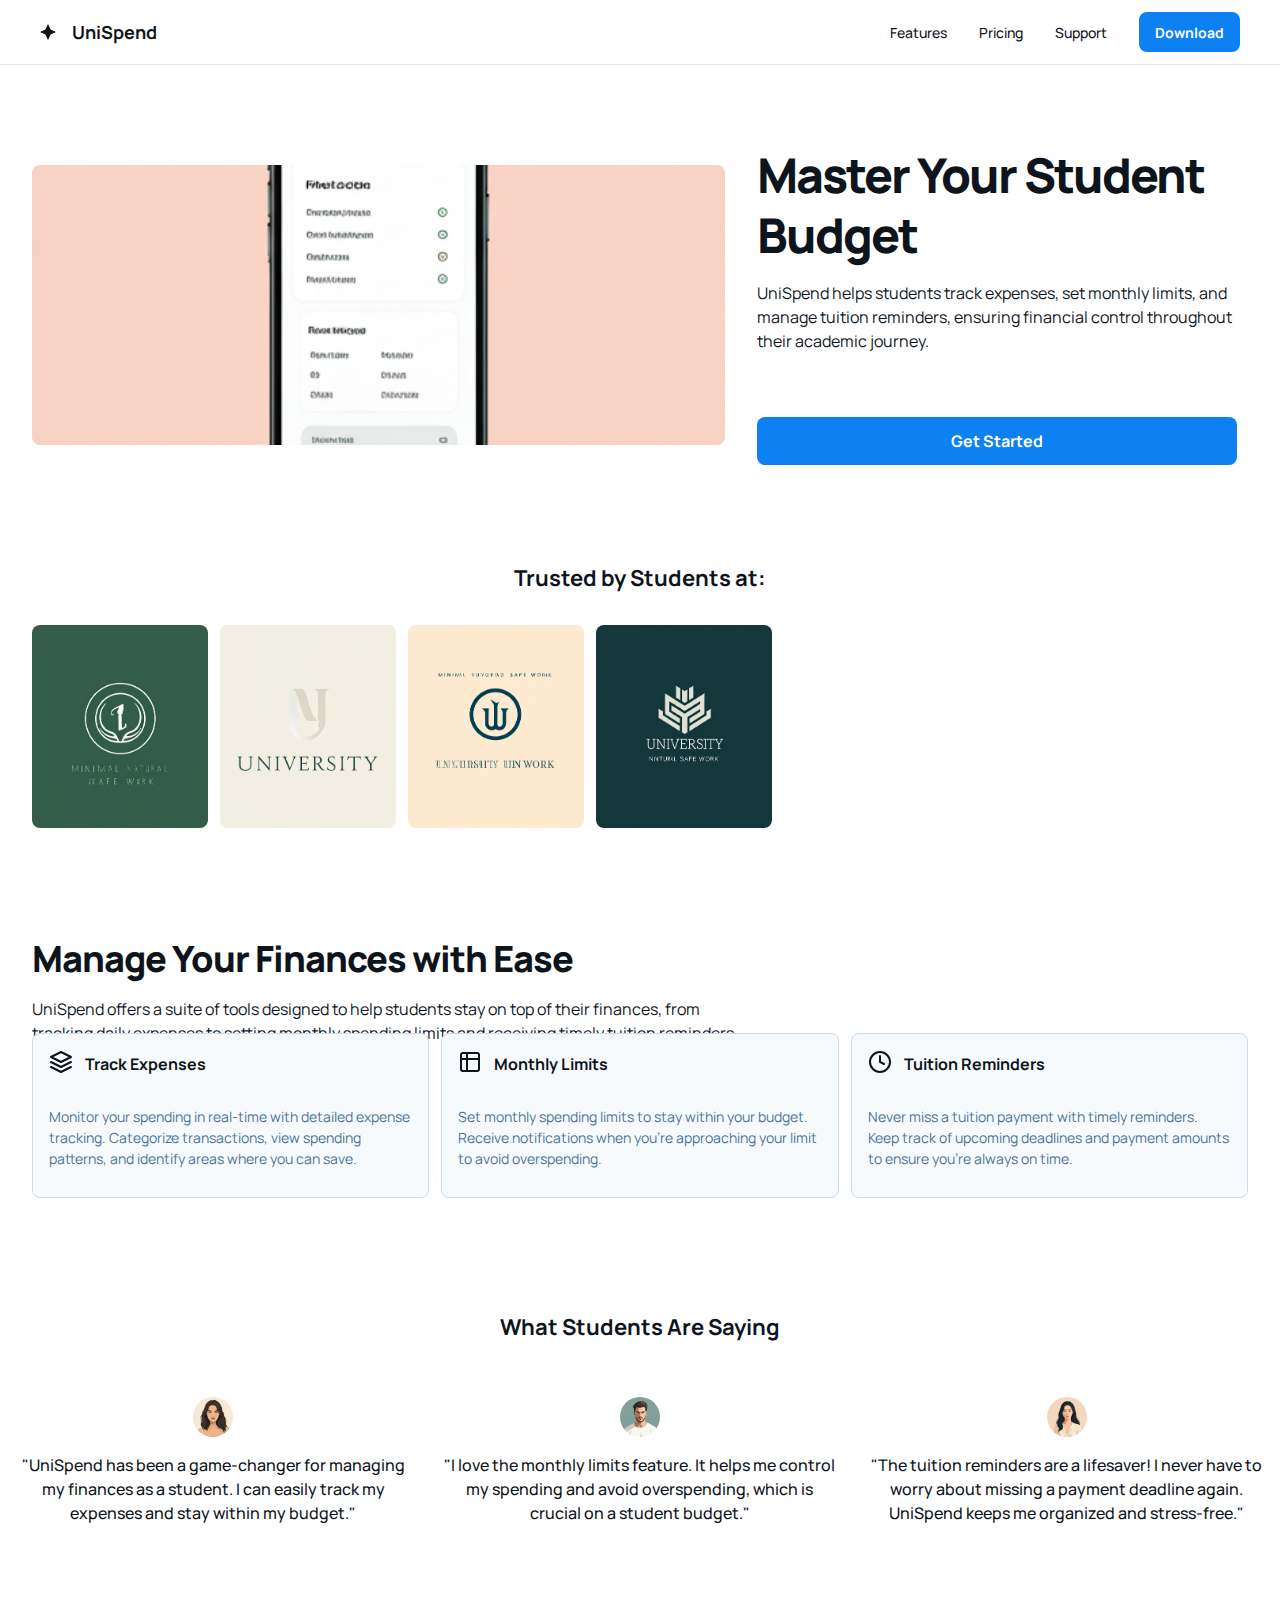
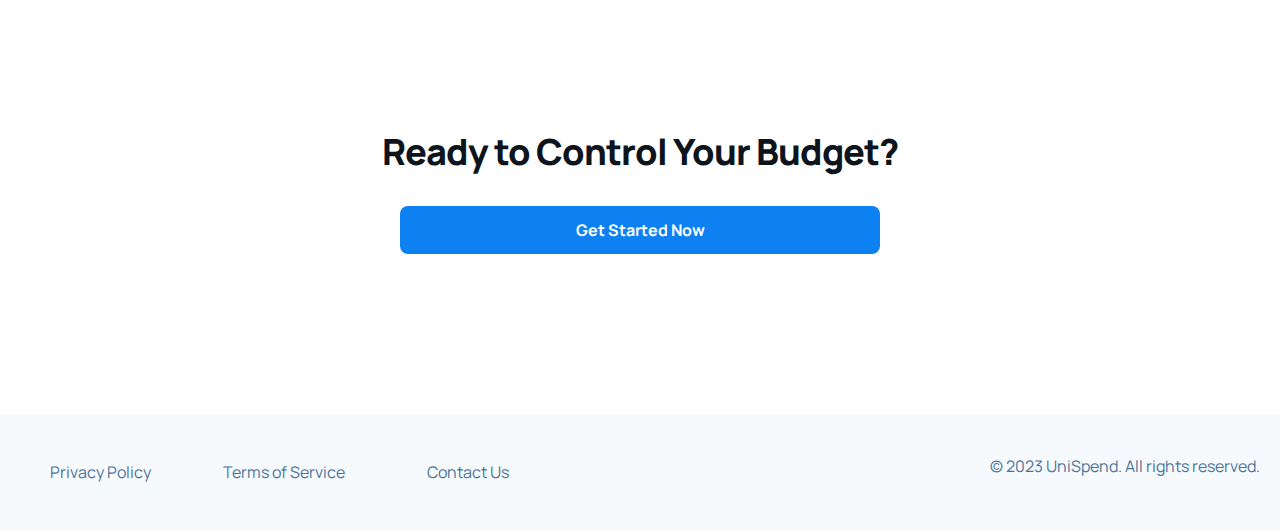
<file: index.html>
<!DOCTYPE html>
<html lang="en">
<head>
    <meta charset="UTF-8">
    <meta name="viewport" content="width=device-width, initial-scale=1.0">
    <title>UniSpend - Master Your Student Budget</title>
    <link rel="stylesheet" href="styles.css">
</head>
<body>
    <!-- Header -->
    <header class="header">
        <div class="container">
            <div class="header-content">
                <div class="logo-container">
                    <div class="logo">
                        <svg class="logo-icon" viewBox="0 0 16 16" fill="none" xmlns="http://www.w3.org/2000/svg">
                            <path d="M8 0L10.5 5.5L16 8L10.5 10.5L8 16L5.5 10.5L0 8L5.5 5.5L8 0Z" fill="currentColor"/>
                        </svg>
                        <span>UniSpend</span>
                    </div>
                </div>
                <nav class="nav-menu">
                    <a href="#features" class="nav-link">Features</a>
                    <a href="#pricing" class="nav-link">Pricing</a>
                    <a href="#support" class="nav-link">Support</a>
                    <a href="dashboard.html" class="btn btn-primary">Download</a>
                </nav>
            </div>
        </div>
    </header>

    <!-- Hero Section -->
    <section class="hero">
        <div class="container">
            <div class="hero-content">
                <div style="display: flex; align-items: center; gap: 32px; padding: 40px 16px;">
                    <div class="hero-image" style="background-image: url('assets/images/hero-image.png'); flex: 1; height: 280px; border-radius: 8px;"></div>
                    <div style="display: flex; flex-direction: column; justify-content: center; gap: 32px;">
                        <div style="display: flex; flex-direction: column; gap: 8px;">
                            <h1 class="hero-title" style="width: 491px; height: 120px;">Master Your Student Budget</h1>
                            <p class="hero-description" style="width: 491px;">
                                UniSpend helps students track expenses, set monthly limits, and manage tuition reminders, ensuring financial control throughout their academic journey.
                            </p>
                        </div>
                        <div>
                            <a href="dashboard.html" class="btn btn-primary btn-large">Get Started</a>
                        </div>
                    </div>
                </div>
            </div>
        </div>
    </section>

    <!-- Trusted By Section -->
    <section style="padding: 20px 16px 12px;">
        <div class="container">
            <h3 class="section-title text-center" style="padding: 0; margin-bottom: 16px;">Trusted by Students at:</h3>
            <div class="university-logos">
                <img src="assets/images/university-logo-1.png" alt="University 1" class="university-logo">
                <img src="assets/images/university-logo-2.png" alt="University 2" class="university-logo">
                <img src="assets/images/university-logo-3.png" alt="University 3" class="university-logo">
                <img src="assets/images/university-logo-4.png" alt="University 4" class="university-logo">
            </div>
        </div>
    </section>

    <!-- Features Section -->
    <section class="features-section" id="features">
        <div class="container">
            <div style="display: flex; flex-direction: column; gap: 40px; padding: 40px 16px;">
                <div style="display: flex; flex-direction: column; gap: 8px; width: 720px; height: 45px;">
                    <h2>Manage Your Finances with Ease</h2>
                    <p style="width: 720px; margin-top: 8px;">
                        UniSpend offers a suite of tools designed to help students stay on top of their finances, from tracking daily expenses to setting monthly spending limits and receiving timely tuition reminders.
                    </p>
                </div>
                <div class="features-grid">
                    <div class="feature-card">
                        <div style="display: flex; align-items: center; gap: 12px; margin-bottom: 12px;">
                            <svg class="feature-icon" viewBox="0 0 24 24" fill="none" xmlns="http://www.w3.org/2000/svg">
                                <path d="M12 2L2 7L12 12L22 7L12 2Z" stroke="currentColor" stroke-width="2" stroke-linecap="round" stroke-linejoin="round"/>
                                <path d="M2 17L12 22L22 17" stroke="currentColor" stroke-width="2" stroke-linecap="round" stroke-linejoin="round"/>
                                <path d="M2 12L12 17L22 12" stroke="currentColor" stroke-width="2" stroke-linecap="round" stroke-linejoin="round"/>
                            </svg>
                            <h3 class="feature-title">Track Expenses</h3>
                        </div>
                        <p class="feature-description">
                            Monitor your spending in real-time with detailed expense tracking. Categorize transactions, view spending patterns, and identify areas where you can save.
                        </p>
                    </div>
                    <div class="feature-card">
                        <div style="display: flex; align-items: center; gap: 12px; margin-bottom: 12px;">
                            <svg class="feature-icon" viewBox="0 0 24 24" fill="none" xmlns="http://www.w3.org/2000/svg">
                                <rect x="3" y="3" width="18" height="18" rx="2" stroke="currentColor" stroke-width="2"/>
                                <path d="M3 9H21" stroke="currentColor" stroke-width="2"/>
                                <path d="M9 3V21" stroke="currentColor" stroke-width="2"/>
                            </svg>
                            <h3 class="feature-title">Monthly Limits</h3>
                        </div>
                        <p class="feature-description">
                            Set monthly spending limits to stay within your budget. Receive notifications when you're approaching your limit to avoid overspending.
                        </p>
                    </div>
                    <div class="feature-card">
                        <div style="display: flex; align-items: center; gap: 12px; margin-bottom: 12px;">
                            <svg class="feature-icon" viewBox="0 0 24 24" fill="none" xmlns="http://www.w3.org/2000/svg">
                                <circle cx="12" cy="12" r="10" stroke="currentColor" stroke-width="2"/>
                                <path d="M12 6V12L16 14" stroke="currentColor" stroke-width="2" stroke-linecap="round"/>
                            </svg>
                            <h3 class="feature-title">Tuition Reminders</h3>
                        </div>
                        <p class="feature-description">
                            Never miss a tuition payment with timely reminders. Keep track of upcoming deadlines and payment amounts to ensure you're always on time.
                        </p>
                    </div>
                </div>
            </div>
        </div>
    </section>

    <!-- Testimonials Section -->
    <section class="testimonials-section">
        <div class="container">
            <h3 class="section-title text-center">What Students Are Saying</h3>
            <div class="testimonials-grid">
                <div class="testimonial-card">
                    <div style="display: flex; align-items: center; justify-content: center;">
                        <img src="assets/images/testimonial-1.png" alt="Student testimonial" class="testimonial-avatar">
                    </div>
                    <p class="testimonial-text">
                        "UniSpend has been a game-changer for managing my finances as a student. I can easily track my expenses and stay within my budget."
                    </p>
                </div>
                <div class="testimonial-card">
                    <div style="display: flex; align-items: center; justify-content: center;">
                        <img src="assets/images/testimonial-2.png" alt="Student testimonial" class="testimonial-avatar">
                    </div>
                    <p class="testimonial-text">
                        "I love the monthly limits feature. It helps me control my spending and avoid overspending, which is crucial on a student budget."
                    </p>
                </div>
                <div class="testimonial-card">
                    <div style="display: flex; align-items: center; justify-content: center;">
                        <img src="assets/images/testimonial-3.png" alt="Student testimonial" class="testimonial-avatar">
                    </div>
                    <p class="testimonial-text">
                        "The tuition reminders are a lifesaver! I never have to worry about missing a payment deadline again. UniSpend keeps me organized and stress-free."
                    </p>
                </div>
            </div>
        </div>
    </section>

    <!-- CTA Section -->
    <section class="cta-section">
        <div class="container">
            <div style="display: flex; flex-direction: column; align-items: center; gap: 32px; padding: 80px 40px;">
                <div style="display: flex; flex-direction: column; align-items: center; gap: 8px; width: 720px;">
                    <h2 class="cta-title">Ready to Control Your Budget?</h2>
                </div>
                <div style="display: flex; justify-content: center; width: 100%;">
                    <a href="dashboard.html" class="btn btn-primary btn-large">Get Started Now</a>
                </div>
            </div>
        </div>
    </section>

    <!-- Footer -->
    <footer class="footer">
        <div class="container">
            <div class="footer-content">
                <div class="footer-links">
                    <a href="#" class="footer-link">Privacy Policy</a>
                    <a href="#" class="footer-link">Terms of Service</a>
                    <a href="#" class="footer-link">Contact Us</a>
                </div>
                <p class="footer-copyright">© 2023 UniSpend. All rights reserved.</p>
            </div>
        </div>
    </footer>

    <script src="script.js"></script>
</body>
</html>
</file>
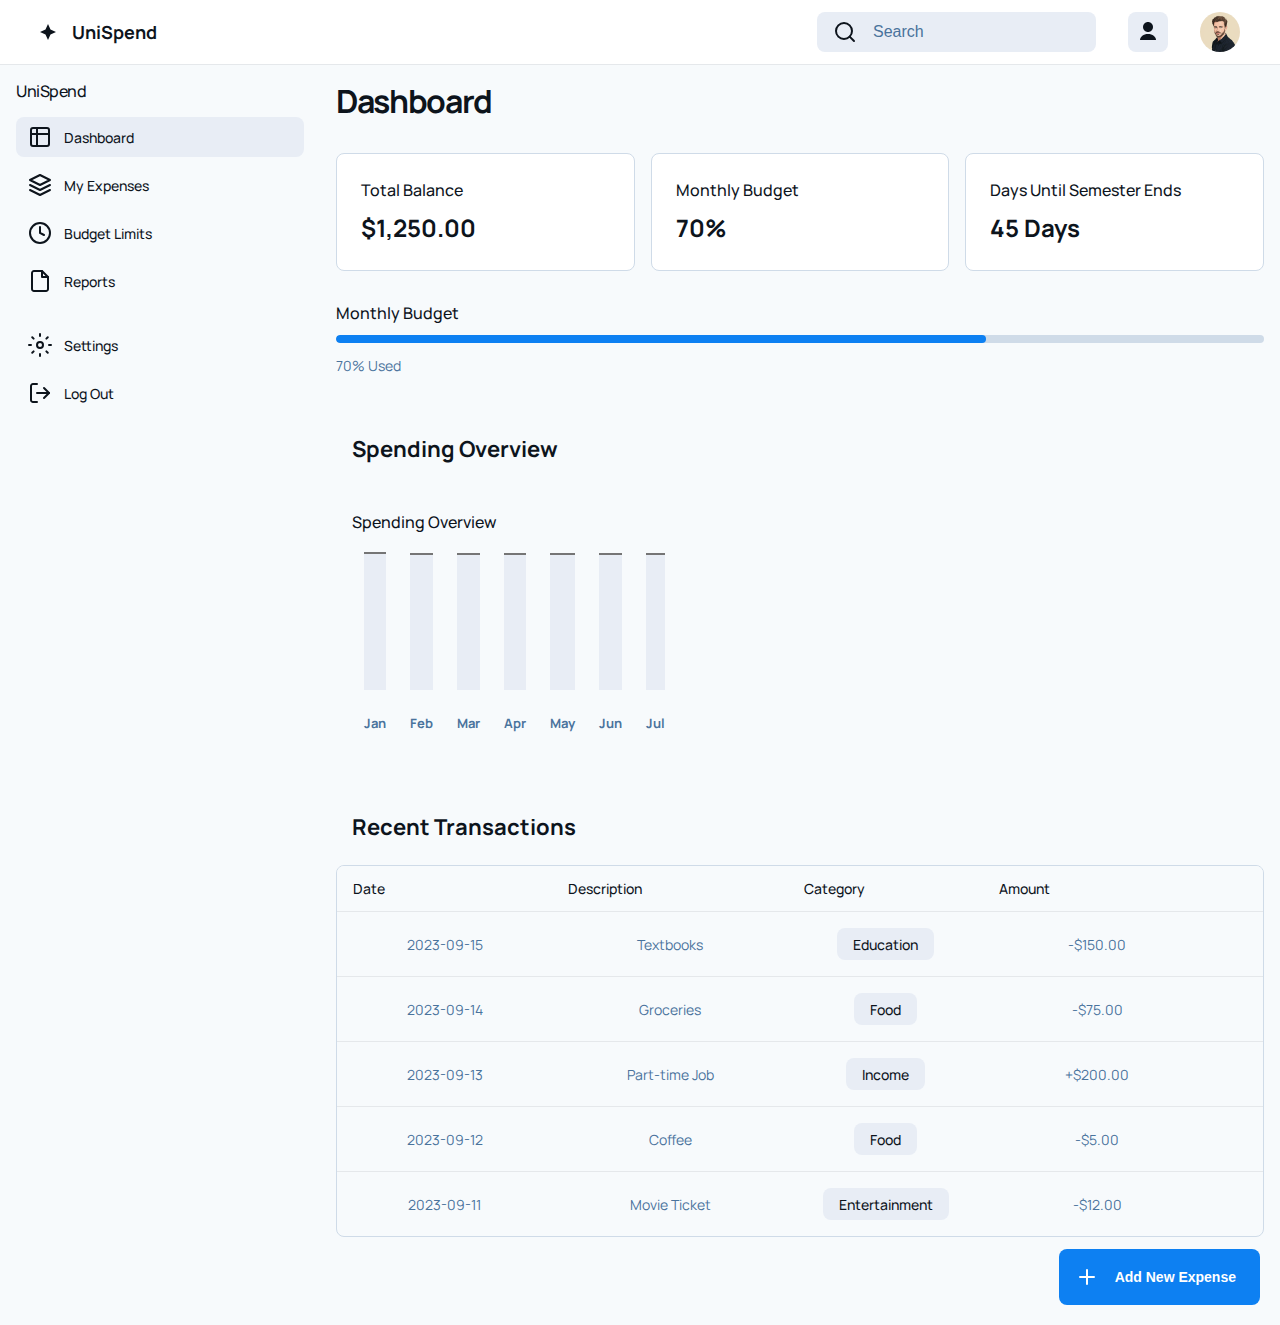
<file: dashboard.html>
<!DOCTYPE html>
<html lang="en">
<head>
    <meta charset="UTF-8">
    <meta name="viewport" content="width=device-width, initial-scale=1.0">
    <title>Dashboard - UniSpend</title>
    <link rel="stylesheet" href="styles.css">
</head>
<body>
    <!-- Header -->
    <header class="header">
        <div class="container">
            <div class="header-content">
                <div class="logo-container">
                    <div class="logo">
                        <svg class="logo-icon" viewBox="0 0 16 16" fill="none" xmlns="http://www.w3.org/2000/svg">
                            <path d="M8 0L10.5 5.5L16 8L10.5 10.5L8 16L5.5 10.5L0 8L5.5 5.5L8 0Z" fill="currentColor"/>
                        </svg>
                        <span>UniSpend</span>
                    </div>
                </div>
                <div style="display: flex; align-items: center; gap: 32px;">
                    <div class="search-container">
                        <div class="search-icon">
                            <svg width="24" height="24" viewBox="0 0 24 24" fill="none" xmlns="http://www.w3.org/2000/svg">
                                <circle cx="11" cy="11" r="8" stroke="currentColor" stroke-width="2"/>
                                <path d="m21 21-4.35-4.35" stroke="currentColor" stroke-width="2" stroke-linecap="round"/>
                            </svg>
                        </div>
                        <input type="text" class="search-input" placeholder="Search">
                    </div>
                    <div style="display: flex; align-items: center; gap: 8px; padding: 0 10px; height: 40px; background-color: #E8EDF5; border-radius: 8px;">
                        <svg width="20" height="20" viewBox="0 0 20 20" fill="none" xmlns="http://www.w3.org/2000/svg">
                            <path d="M10 10C12.7614 10 15 7.76142 15 5C15 2.23858 12.7614 0 10 0C7.23858 0 5 2.23858 5 5C5 7.76142 7.23858 10 10 10Z" fill="currentColor"/>
                            <path d="M10 12C5.58172 12 2 14.6863 2 18H18C18 14.6863 14.4183 12 10 12Z" fill="currentColor"/>
                        </svg>
                    </div>
                    <div style="width: 40px; height: 40px; border-radius: 20px; overflow: hidden;">
                        <img src="assets/images/profile-avatar.png" alt="Profile" style="width: 100%; height: 100%; object-fit: cover;">
                    </div>
                </div>
            </div>
        </div>
    </header>

    <!-- Main Content -->
    <div style="display: flex; min-height: calc(100vh - 80px);">
        <!-- Sidebar -->
        <aside class="sidebar">
            <div class="sidebar-header">
                <h2 style="font-size: 16px; font-weight: 500; margin-bottom: 16px;">UniSpend</h2>
            </div>
            <nav class="sidebar-nav">
                <div class="nav-item active" id="nav-dashboard">
                    <div class="nav-item-icon">
                        <svg width="24" height="24" viewBox="0 0 24 24" fill="none" xmlns="http://www.w3.org/2000/svg">
                            <rect x="3" y="3" width="18" height="18" rx="2" stroke="currentColor" stroke-width="2"/>
                            <path d="M3 9H21" stroke="currentColor" stroke-width="2"/>
                            <path d="M9 3V21" stroke="currentColor" stroke-width="2"/>
                        </svg>
                    </div>
                    <span>Dashboard</span>
                </div>
                <div class="nav-item" id="nav-expenses">
                    <div class="nav-item-icon">
                        <svg width="24" height="24" viewBox="0 0 24 24" fill="none" xmlns="http://www.w3.org/2000/svg">
                            <path d="M12 2L2 7L12 12L22 7L12 2Z" stroke="currentColor" stroke-width="2" stroke-linecap="round" stroke-linejoin="round"/>
                            <path d="M2 17L12 22L22 17" stroke="currentColor" stroke-width="2" stroke-linecap="round" stroke-linejoin="round"/>
                            <path d="M2 12L12 17L22 12" stroke="currentColor" stroke-width="2" stroke-linecap="round" stroke-linejoin="round"/>
                        </svg>
                    </div>
                    <span>My Expenses</span>
                </div>
                <div class="nav-item" id="nav-limits">
                    <div class="nav-item-icon">
                        <svg width="24" height="24" viewBox="0 0 24 24" fill="none" xmlns="http://www.w3.org/2000/svg">
                            <circle cx="12" cy="12" r="10" stroke="currentColor" stroke-width="2"/>
                            <path d="M12 6V12L16 14" stroke="currentColor" stroke-width="2" stroke-linecap="round"/>
                        </svg>
                    </div>
                    <span>Budget Limits</span>
                </div>
                <div class="nav-item" id="nav-reports">
                    <div class="nav-item-icon">
                        <svg width="24" height="24" viewBox="0 0 24 24" fill="none" xmlns="http://www.w3.org/2000/svg">
                            <path d="M14 2H6C5.46957 2 4.96086 2.21071 4.58579 2.58579C4.21071 2.96086 4 3.46957 4 4V20C4 20.5304 4.21071 21.0391 4.58579 21.4142C4.96086 21.7893 5.46957 22 6 22H18C18.5304 22 19.0391 21.7893 19.4142 21.4142C19.7893 21.0391 20 20.5304 20 20V8L14 2Z" stroke="currentColor" stroke-width="2" stroke-linecap="round" stroke-linejoin="round"/>
                            <path d="M14 2V8H20" stroke="currentColor" stroke-width="2" stroke-linecap="round" stroke-linejoin="round"/>
                        </svg>
                    </div>
                    <span>Reports</span>
                </div>
                <div style="margin-top: 16px; display: flex; flex-direction: column; gap: 8px;">
                    <div class="nav-item" id="nav-settings">
                        <div class="nav-item-icon">
                            <svg width="24" height="24" viewBox="0 0 24 24" fill="none" xmlns="http://www.w3.org/2000/svg">
                                <circle cx="12" cy="12" r="3" stroke="currentColor" stroke-width="2"/>
                                <path d="M12 1V3M12 21V23M4.22 4.22L5.64 5.64M18.36 18.36L19.78 19.78M1 12H3M21 12H23M4.22 19.78L5.64 18.36M18.36 5.64L19.78 4.22" stroke="currentColor" stroke-width="2" stroke-linecap="round"/>
                            </svg>
                        </div>
                        <span>Settings</span>
                    </div>
                    <div class="nav-item" id="nav-logout">
                        <div class="nav-item-icon">
                            <svg width="24" height="24" viewBox="0 0 24 24" fill="none" xmlns="http://www.w3.org/2000/svg">
                                <path d="M9 21H5C4.46957 21 3.96086 20.7893 3.58579 20.4142C3.21071 20.0391 3 19.5304 3 19V5C3 4.46957 3.21071 3.96086 3.58579 3.58579C3.96086 3.21071 4.46957 3 5 3H9" stroke="currentColor" stroke-width="2" stroke-linecap="round" stroke-linejoin="round"/>
                                <path d="M16 17L21 12L16 7" stroke="currentColor" stroke-width="2" stroke-linecap="round" stroke-linejoin="round"/>
                                <path d="M21 12H9" stroke="currentColor" stroke-width="2" stroke-linecap="round" stroke-linejoin="round"/>
                            </svg>
                        </div>
                        <span>Log Out</span>
                    </div>
                </div>
            </nav>
        </aside>

        <!-- Main Dashboard Content -->
        <main style="flex: 1; background-color: #F7FAFC;">
            <div style="display: flex; flex-direction: column; gap: 0;">
                <!-- Dashboard Title -->
                <div style="display: flex; justify-content: space-between; align-items: center; flex-wrap: wrap; gap: 12px; padding: 16px;">
                    <!-- ID added here -->
                    <h1 id="section-dashboard" style="font-size: 32px; font-weight: 700;">Dashboard</h1>
                </div>

                <!-- Stats Cards -->
                <div class="dashboard-grid">
                    <div class="card">
                        <div class="card-label">Total Balance</div>
                        <div class="card-value">$1,250.00</div>
                    </div>
                    <div class="card">
                        <div class="card-label">Monthly Budget</div>
                        <div class="card-value">70%</div>
                    </div>
                    <div class="card">
                        <div class="card-label">Days Until Semester Ends</div>
                        <div class="card-value" style="font-size: 24px;">45 Days</div>
                    </div>
                </div>

                <!-- Monthly Budget Progress -->
                <div class="progress-container">
                    <div class="progress-header">
                        <h3 style="font-size: 16px; font-weight: 500;">Monthly Budget</h3>
                    </div>
                    <div class="progress-bar-wrapper">
                        <div class="progress-bar"></div>
                    </div>
                    <div style="display: flex; justify-content: space-between; align-items: center;">
                        <span class="progress-text">70% Used</span>
                    </div>
                </div>

                <!-- Spending Overview -->
                <!-- ID added here -->
                <div class="spending-overview" id="section-overview">
                    <h3 class="section-title">Spending Overview</h3>
                    <div style="display: flex; flex-direction: column; gap: 8px; padding: 24px 16px;">
                        <div style="display: flex; flex-direction: column; gap: 8px;">
                            <h4 style="font-size: 16px; font-weight: 500;">Spending Overview</h4>
                        </div>
                        <div class="chart-container">
                            <div class="chart-bar">
                                <div class="chart-column" style="height: 137px;"></div>
                                <div class="chart-label">Jan</div>
                            </div>
                            <div class="chart-bar">
                                <div class="chart-column" style="height: 137px;"></div>
                                <div class="chart-label">Feb</div>
                            </div>
                            <div class="chart-bar">
                                <div class="chart-column" style="height: 137px;"></div>
                                <div class="chart-label">Mar</div>
                            </div>
                            <div class="chart-bar">
                                <div class="chart-column" style="height: 137px;"></div>
                                <div class="chart-label">Apr</div>
                            </div>
                            <div class="chart-bar">
                                <div class="chart-column" style="height: 137px;"></div>
                                <div class="chart-label">May</div>
                            </div>
                            <div class="chart-bar">
                                <div class="chart-column" style="height: 137px;"></div>
                                <div class="chart-label">Jun</div>
                            </div>
                            <div class="chart-bar">
                                <div class="chart-column" style="height: 137px;"></div>
                                <div class="chart-label">Jul</div>
                            </div>
                        </div>
                    </div>
                </div>

                <!-- Recent Transactions -->
                <!-- ID added here -->
                <div class="transactions-container" id="section-expenses">
                    <h3 class="section-title">Recent Transactions</h3>
                    <div class="transactions-table">
                        <div class="table-header">
                            <div class="table-header-cell">Date</div>
                            <div class="table-header-cell">Description</div>
                            <div class="table-header-cell">Category</div>
                            <div class="table-header-cell">Amount</div>
                        </div>
                        <div class="table-row">
                            <div class="table-cell">2023-09-15</div>
                            <div class="table-cell">Textbooks</div>
                            <div class="table-cell">
                                <span class="category-badge">Education</span>
                            </div>
                            <div class="table-cell">-$150.00</div>
                        </div>
                        <div class="table-row">
                            <div class="table-cell">2023-09-14</div>
                            <div class="table-cell">Groceries</div>
                            <div class="table-cell">
                                <span class="category-badge">Food</span>
                            </div>
                            <div class="table-cell">-$75.00</div>
                        </div>
                        <div class="table-row">
                            <div class="table-cell">2023-09-13</div>
                            <div class="table-cell">Part-time Job</div>
                            <div class="table-cell">
                                <span class="category-badge">Income</span>
                            </div>
                            <div class="table-cell">+$200.00</div>
                        </div>
                        <div class="table-row">
                            <div class="table-cell">2023-09-12</div>
                            <div class="table-cell">Coffee</div>
                            <div class="table-cell">
                                <span class="category-badge">Food</span>
                            </div>
                            <div class="table-cell">-$5.00</div>
                        </div>
                        <div class="table-row">
                            <div class="table-cell">2023-09-11</div>
                            <div class="table-cell">Movie Ticket</div>
                            <div class="table-cell">
                                <span class="category-badge">Entertainment</span>
                            </div>
                            <div class="table-cell">-$12.00</div>
                        </div>
                    </div>
                </div>

                <!-- Add New Expense Button -->
                <div style="display: flex; justify-content: flex-end; padding: 0 20px 20px;">
                    <button class="btn btn-primary" style="gap: 16px; padding: 0 24px 0 16px; height: 56px;">
                        <svg width="24" height="24" viewBox="0 0 24 24" fill="none" xmlns="http://www.w3.org/2000/svg">
                            <path d="M12 5V19M5 12H19" stroke="currentColor" stroke-width="2" stroke-linecap="round"/>
                        </svg>
                        <span>Add New Expense</span>
                    </button>
                </div>

                <!-- Simple Add Expense Form (hidden by default) -->
                <div id="add-expense-container" style="display: none; padding: 0 20px 20px;">
                    <div id="add-expense-form" style="display: flex; flex-wrap: wrap; gap: 12px; align-items: flex-end; background: #FFFFFF; border-radius: 12px; padding: 16px; border: 1px solid #E2E8F0;">
                        <div style="display: flex; flex-direction: column; gap: 4px;">
                            <label for="expense-date" style="font-size: 12px;">Date</label>
                            <input type="date" id="expense-date" style="padding: 6px 8px; border-radius: 8px; border: 1px solid #CBD5E1; font-size: 12px;">
                        </div>
                        <div style="display: flex; flex-direction: column; gap: 4px;">
                            <label for="expense-desc" style="font-size: 12px;">Description</label>
                            <input type="text" id="expense-desc" placeholder="Textbooks" style="padding: 6px 8px; border-radius: 8px; border: 1px solid #CBD5E1; font-size: 12px;">
                        </div>
                        <div style="display: flex; flex-direction: column; gap: 4px;">
                            <label for="expense-category" style="font-size: 12px;">Category</label>
                            <input type="text" id="expense-category" placeholder="Education" style="padding: 6px 8px; border-radius: 8px; border: 1px solid #CBD5E1; font-size: 12px;">
                        </div>
                        <div style="display: flex; flex-direction: column; gap: 4px;">
                            <label for="expense-amount" style="font-size: 12px;">Amount</label>
                            <input type="number" step="0.01" id="expense-amount" placeholder="-150" style="padding: 6px 8px; border-radius: 8px; border: 1px solid #CBD5E1; font-size: 12px; width: 120px;">
                        </div>
                        <button type="button" id="save-expense-btn" class="btn" style="height: 36px; padding: 0 16px; font-size: 12px;">
                            Add
                        </button>
                    </div>
                </div>

            </div>
        </main>
    </div>

    <script src="script.js"></script>
</body>
</html>
</file>
<file: styles.css>
/* ============================================
   UniSpend - Design System
   Based on Figma Design
   ============================================ */

/* Import Manrope Font */
@import url('https://fonts.googleapis.com/css2?family=Manrope:wght@400;500;700;800&display=swap');

/* ============================================
   CSS Variables - Design Tokens
   ============================================ */
:root {
  /* Colors */
  --color-white: #FFFFFF;
  --color-bg-light: #F7FAFC;
  --color-text-dark: #0D141C;
  --color-text-secondary: #4A739C;
  --color-bg-light-blue: #E8EDF5;
  --color-primary: #0D80F2;
  --color-border-light: #E5E8EB;
  --color-border-medium: #CFDBE8;
  --color-progress-bg: #CFDBE8;
  
  /* Typography */
  --font-family: 'Manrope', -apple-system, BlinkMacSystemFont, 'Segoe UI', sans-serif;
  --font-weight-regular: 400;
  --font-weight-medium: 500;
  --font-weight-bold: 700;
  --font-weight-extrabold: 800;
  
  /* Font Sizes */
  --font-size-xs: 13px;
  --font-size-sm: 14px;
  --font-size-base: 16px;
  --font-size-lg: 18px;
  --font-size-xl: 22px;
  --font-size-2xl: 24px;
  --font-size-3xl: 32px;
  --font-size-4xl: 36px;
  --font-size-5xl: 48px;
  
  /* Spacing */
  --spacing-xs: 4px;
  --spacing-sm: 8px;
  --spacing-md: 12px;
  --spacing-lg: 16px;
  --spacing-xl: 20px;
  --spacing-2xl: 24px;
  --spacing-3xl: 32px;
  --spacing-4xl: 40px;
  --spacing-5xl: 48px;
  --spacing-6xl: 60px;
  --spacing-7xl: 80px;
  
  /* Border Radius */
  --radius-sm: 4px;
  --radius-md: 8px;
  --radius-lg: 20px;
  --radius-full: 144px;
  
  /* Layout */
  --container-width: 1280px;
  --sidebar-width: 320px;
}

/* ============================================
   Reset & Base Styles
   ============================================ */
* {
  margin: 0;
  padding: 0;
  box-sizing: border-box;
}

body {
  font-family: var(--font-family);
  font-weight: var(--font-weight-regular);
  font-size: var(--font-size-base);
  line-height: 1.5;
  color: var(--color-text-dark);
  background-color: var(--color-white);
  -webkit-font-smoothing: antialiased;
  -moz-osx-font-smoothing: grayscale;
}

/* ============================================
   Typography
   ============================================ */
h1, h2, h3, h4, h5, h6 {
  font-weight: var(--font-weight-bold);
  line-height: 1.25;
  color: var(--color-text-dark);
}

h1 {
  font-size: var(--font-size-5xl);
  font-weight: var(--font-weight-extrabold);
  letter-spacing: -0.04166666666666667em;
}

h2 {
  font-size: var(--font-size-4xl);
  font-weight: var(--font-weight-extrabold);
  letter-spacing: -0.02777777777777778em;
}

h3 {
  font-size: var(--font-size-xl);
  font-weight: var(--font-weight-bold);
}

p {
  margin-bottom: var(--spacing-md);
}

a {
  color: var(--color-primary);
  text-decoration: none;
  transition: opacity 0.2s;
}

a:hover {
  opacity: 0.8;
}

/* ============================================
   Layout Components
   ============================================ */
.container {
  max-width: var(--container-width);
  margin: 0 auto;
  width: 100%;
}

.section {
  padding: var(--spacing-4xl) var(--spacing-lg);
}

/* ============================================
   Header & Navigation
   ============================================ */
.header {
  background-color: var(--color-white);
  border-bottom: 1px solid var(--color-border-light);
  padding: var(--spacing-md) var(--spacing-4xl);
}

.header-content {
  display: flex;
  justify-content: space-between;
  align-items: center;
}

.logo-container {
  display: flex;
  align-items: center;
  gap: var(--spacing-lg);
}

.logo {
  font-size: var(--font-size-lg);
  font-weight: var(--font-weight-bold);
  color: var(--color-text-dark);
  display: flex;
  align-items: center;
  gap: var(--spacing-lg);
}

.logo-icon {
  width: 16px;
  height: 16px;
}

.nav-menu {
  display: flex;
  align-items: center;
  gap: var(--spacing-3xl);
}

.nav-link {
  font-size: var(--font-size-sm);
  font-weight: var(--font-weight-medium);
  color: var(--color-text-dark);
  padding: var(--spacing-sm) 0;
}

.btn {
  display: inline-flex;
  align-items: center;
  justify-content: center;
  padding: 0 var(--spacing-lg);
  height: 40px;
  border-radius: var(--radius-md);
  font-size: var(--font-size-sm);
  font-weight: var(--font-weight-bold);
  border: none;
  cursor: pointer;
  transition: all 0.2s;
}

.btn-primary {
  background-color: var(--color-primary);
  color: var(--color-white);
}

.btn-primary:hover {
  opacity: 0.9;
}

/* ============================================
   Search Bar
   ============================================ */
.search-container {
  display: flex;
  align-items: center;
  background-color: var(--color-bg-light-blue);
  border-radius: var(--radius-md);
  overflow: hidden;
  height: 40px;
}

.search-icon {
  padding: 0 var(--spacing-lg);
  display: flex;
  align-items: center;
}

.search-input {
  flex: 1;
  border: none;
  background: transparent;
  padding: var(--spacing-sm) var(--spacing-lg) var(--spacing-sm) 0;
  font-size: var(--font-size-base);
  color: var(--color-text-dark);
  outline: none;
}

.search-input::placeholder {
  color: var(--color-text-secondary);
}

/* ============================================
   Sidebar
   ============================================ */
.sidebar {
  width: var(--sidebar-width);
  background-color: var(--color-bg-light);
  padding: var(--spacing-lg);
  min-height: calc(100vh - 80px);
}

.sidebar-header {
  margin-bottom: var(--spacing-lg);
}

.sidebar-nav {
  display: flex;
  flex-direction: column;
  gap: var(--spacing-sm);
}

.nav-item {
  display: flex;
  align-items: center;
  gap: var(--spacing-md);
  padding: var(--spacing-sm) var(--spacing-md);
  border-radius: var(--radius-md);
  font-size: var(--font-size-sm);
  font-weight: var(--font-weight-medium);
  color: var(--color-text-dark);
  cursor: pointer;
  transition: background-color 0.2s;
}

.nav-item:hover {
  background-color: var(--color-bg-light-blue);
}

.nav-item.active {
  background-color: var(--color-bg-light-blue);
}

.nav-item-icon {
  width: 24px;
  height: 24px;
  display: flex;
  align-items: center;
  justify-content: center;
}

/* ============================================
   Dashboard Cards
   ============================================ */
.dashboard-grid {
  display: grid;
  grid-template-columns: repeat(auto-fit, minmax(280px, 1fr));
  gap: var(--spacing-lg);
  padding: var(--spacing-lg);
}

.card {
  background-color: var(--color-white);
  border: 1px solid var(--color-border-medium);
  border-radius: var(--radius-md);
  padding: var(--spacing-2xl);
  display: flex;
  flex-direction: column;
  gap: var(--spacing-sm);
}

.card-label {
  font-size: var(--font-size-base);
  font-weight: var(--font-weight-medium);
  color: var(--color-text-dark);
}

.card-value {
  font-size: var(--font-size-2xl);
  font-weight: var(--font-weight-bold);
  color: var(--color-text-dark);
}

/* ============================================
   Progress Bar
   ============================================ */
.progress-container {
  display: flex;
  flex-direction: column;
  gap: var(--spacing-md);
  padding: var(--spacing-lg);
}

.progress-header {
  display: flex;
  justify-content: space-between;
  align-items: center;
  gap: var(--spacing-2xl);
}

.progress-bar-wrapper {
  width: 100%;
  height: 8px;
  background-color: var(--color-progress-bg);
  border-radius: var(--radius-sm);
  overflow: hidden;
}

.progress-bar {
  height: 100%;
  background-color: var(--color-primary);
  border-radius: var(--radius-sm);
  transition: width 0.3s ease;
  width: 70%;
}

.progress-text {
  font-size: var(--font-size-sm);
  color: var(--color-text-secondary);
}

/* ============================================
   Chart/Spending Overview
   ============================================ */
.spending-overview {
  padding: var(--spacing-2xl) var(--spacing-lg);
}

.section-title {
  font-size: var(--font-size-xl);
  font-weight: var(--font-weight-bold);
  margin-bottom: var(--spacing-md);
  padding: var(--spacing-xl) var(--spacing-lg) var(--spacing-md);
}

.chart-container {
  display: flex;
  align-items: flex-end;
  gap: var(--spacing-2xl);
  padding: 0 var(--spacing-md);
  margin-top: var(--spacing-md);
}

.chart-bar {
  display: flex;
  flex-direction: column;
  align-items: center;
  gap: var(--spacing-2xl);
}

.chart-column {
  width: 100%;
  background-color: var(--color-bg-light-blue);
  border-top: 2px solid #757575;
  min-height: 137px;
}

.chart-label {
  font-size: var(--font-size-xs);
  font-weight: var(--font-weight-bold);
  color: var(--color-text-secondary);
  height: 20px;
}

/* ============================================
   Transactions Table
   ============================================ */
.transactions-container {
  padding: var(--spacing-md) var(--spacing-lg);
}

.transactions-table {
  width: 100%;
  background-color: var(--color-bg-light);
  border: 1px solid var(--color-border-medium);
  border-radius: var(--radius-md);
  overflow: hidden;
}

.table-header {
  display: grid;
  grid-template-columns: 215px 236px 195px 228px;
  padding: var(--spacing-md) var(--spacing-lg);
  background-color: var(--color-bg-light);
}

.table-header-cell {
  font-size: var(--font-size-sm);
  font-weight: var(--font-weight-medium);
  color: var(--color-text-dark);
}

.table-row {
  display: grid;
  grid-template-columns: 215px 236px 195px 228px;
  border-top: 1px solid var(--color-border-light);
  padding: var(--spacing-sm) 0;
}

.table-cell {
  display: flex;
  align-items: center;
  justify-content: center;
  padding: var(--spacing-sm) var(--spacing-lg);
  font-size: var(--font-size-sm);
  color: var(--color-text-secondary);
}

.category-badge {
  display: inline-flex;
  align-items: center;
  justify-content: center;
  padding: 0 var(--spacing-lg);
  height: 32px;
  background-color: var(--color-bg-light-blue);
  border-radius: var(--radius-md);
  font-size: var(--font-size-sm);
  font-weight: var(--font-weight-medium);
  color: var(--color-text-dark);
}

/* ============================================
   Hero Section (Landing Page)
   ============================================ */
.hero {
  display: flex;
  align-items: center;
  gap: var(--spacing-3xl);
  padding: var(--spacing-4xl) var(--spacing-lg);
}

.hero-content {
  flex: 1;
  display: flex;
  flex-direction: column;
  gap: var(--spacing-sm);
}

.hero-title {
  font-size: var(--font-size-5xl);
  font-weight: var(--font-weight-extrabold);
  letter-spacing: -0.04166666666666667em;
  margin-bottom: var(--spacing-sm);
}

.hero-description {
  font-size: var(--font-size-base);
  color: var(--color-text-dark);
  max-width: 491px;
  margin-bottom: var(--spacing-3xl);
}

.hero-image {
  flex: 1;
  height: 280px;
  background-size: cover;
  background-position: center;
  border-radius: var(--radius-md);
}

.btn-large {
  padding: 0 var(--spacing-xl);
  height: 48px;
  font-size: var(--font-size-base);
  width: 480px;
}

/* ============================================
   Features Section
   ============================================ */
.features-section {
  padding: var(--spacing-4xl) var(--spacing-lg);
}

.features-grid {
  display: grid;
  grid-template-columns: repeat(auto-fit, minmax(300px, 1fr));
  gap: var(--spacing-md);
  margin-top: var(--spacing-md);
}

.feature-card {
  background-color: var(--color-bg-light);
  border: 1px solid var(--color-border-medium);
  border-radius: var(--radius-md);
  padding: var(--spacing-lg);
  display: flex;
  flex-direction: column;
  gap: var(--spacing-md);
}

.feature-icon {
  width: 24px;
  height: 24px;
  margin-bottom: var(--spacing-sm);
}

.feature-title {
  font-size: var(--font-size-base);
  font-weight: var(--font-weight-bold);
  margin-bottom: var(--spacing-xs);
}

.feature-description {
  font-size: var(--font-size-sm);
  color: var(--color-text-secondary);
  line-height: 1.5;
}

/* ============================================
   Testimonials
   ============================================ */
.testimonials-section {
  padding: var(--spacing-lg);
}

.testimonials-grid {
  display: grid;
  grid-template-columns: repeat(auto-fit, minmax(300px, 1fr));
  gap: var(--spacing-3xl);
  padding: var(--spacing-lg) 0;
}

.testimonial-card {
  display: flex;
  flex-direction: column;
  gap: var(--spacing-lg);
  padding-top: var(--spacing-lg);
}

.testimonial-avatar {
  width: 40px;
  height: 40px;
  border-radius: var(--radius-full);
  object-fit: cover;
}

.testimonial-text {
  font-size: var(--font-size-base);
  font-weight: var(--font-weight-medium);
  color: var(--color-text-dark);
  line-height: 1.5;
  text-align: center;
}

/* ============================================
   University Logos
   ============================================ */
.university-logos {
  display: flex;
  gap: var(--spacing-md);
  padding: var(--spacing-lg);
  flex-wrap: wrap;
}

.university-logo {
  width: 100%;
  max-width: 176px;
  height: 203px;
  border-radius: var(--radius-md);
  object-fit: cover;
}

/* ============================================
   Footer
   ============================================ */
.footer {
  background-color: var(--color-bg-light);
  padding: var(--spacing-4xl) var(--spacing-xl);
}

.footer-content {
  display: flex;
  justify-content: space-between;
  align-items: center;
  flex-wrap: wrap;
  gap: var(--spacing-2xl);
}

.footer-links {
  display: flex;
  gap: var(--spacing-2xl);
}

.footer-link {
  font-size: var(--font-size-base);
  color: var(--color-text-secondary);
  text-align: center;
  min-width: 160px;
}

.footer-copyright {
  font-size: var(--font-size-base);
  color: var(--color-text-secondary);
  text-align: center;
}

/* ============================================
   CTA Section
   ============================================ */
.cta-section {
  padding: var(--spacing-7xl) var(--spacing-4xl);
  display: flex;
  flex-direction: column;
  align-items: center;
  gap: var(--spacing-3xl);
}

.cta-title {
  font-size: var(--font-size-4xl);
  font-weight: var(--font-weight-extrabold);
  text-align: center;
  max-width: 720px;
  letter-spacing: -0.02777777777777778em;
}

.cta-button {
  width: 100%;
  max-width: 480px;
}

/* ============================================
   Responsive Design
   ============================================ */
@media (max-width: 1024px) {
  .header {
    padding: var(--spacing-md) var(--spacing-lg);
  }
  
  .nav-menu {
    gap: var(--spacing-lg);
  }
  
  .hero {
    flex-direction: column;
    text-align: center;
  }
  
  .hero-content {
    align-items: center;
  }
  
  .dashboard-grid {
    grid-template-columns: 1fr;
  }
  
  .features-grid {
    grid-template-columns: 1fr;
  }
  
  .testimonials-grid {
    grid-template-columns: 1fr;
  }
}

@media (max-width: 768px) {
  :root {
    --container-width: 100%;
  }
  
  .header-content {
    flex-direction: column;
    gap: var(--spacing-md);
  }
  
  .nav-menu {
    flex-direction: column;
    width: 100%;
    gap: var(--spacing-sm);
  }
  
  .logo {
    font-size: var(--font-size-base);
  }
  
  h1 {
    font-size: var(--font-size-3xl);
  }
  
  h2 {
    font-size: var(--font-size-2xl);
  }
  
  .hero-title {
    font-size: var(--font-size-3xl);
  }
  
  .hero-description {
    max-width: 100%;
  }
  
  .btn-large {
    width: 100%;
    max-width: 100%;
  }
  
  .table-header,
  .table-row {
    grid-template-columns: 1fr;
    display: block;
  }
  
  .table-header-cell,
  .table-cell {
    display: block;
    text-align: left;
    padding: var(--spacing-sm);
  }
  
  .chart-container {
    flex-direction: column;
    align-items: stretch;
  }
  
  .chart-bar {
    flex-direction: row;
    align-items: center;
  }
  
  .chart-column {
    min-height: 50px;
    width: 100%;
  }
  
  .footer-content {
    flex-direction: column;
    text-align: center;
  }
  
  .footer-links {
    flex-direction: column;
    width: 100%;
  }
  
  .university-logos {
    justify-content: center;
  }
  
  .university-logo {
    max-width: 120px;
    height: 140px;
  }
}

@media (max-width: 480px) {
  .section {
    padding: var(--spacing-2xl) var(--spacing-md);
  }
  
  .card {
    padding: var(--spacing-lg);
  }
  
  .hero {
    padding: var(--spacing-2xl) var(--spacing-md);
  }
  
  .features-section,
  .testimonials-section {
    padding: var(--spacing-2xl) var(--spacing-md);
  }
}

/* ============================================
   Utility Classes
   ============================================ */
.text-center {
  text-align: center;
}

.mt-sm { margin-top: var(--spacing-sm); }
.mt-md { margin-top: var(--spacing-md); }
.mt-lg { margin-top: var(--spacing-lg); }
.mb-sm { margin-bottom: var(--spacing-sm); }
.mb-md { margin-bottom: var(--spacing-md); }
.mb-lg { margin-bottom: var(--spacing-lg); }

.hidden {
  display: none;
}

.flex {
  display: flex;
}

.flex-column {
  flex-direction: column;
}

.items-center {
  align-items: center;
}

.justify-between {
  justify-content: space-between;
}

.gap-sm { gap: var(--spacing-sm); }
.gap-md { gap: var(--spacing-md); }
.gap-lg { gap: var(--spacing-lg); }
</file>
